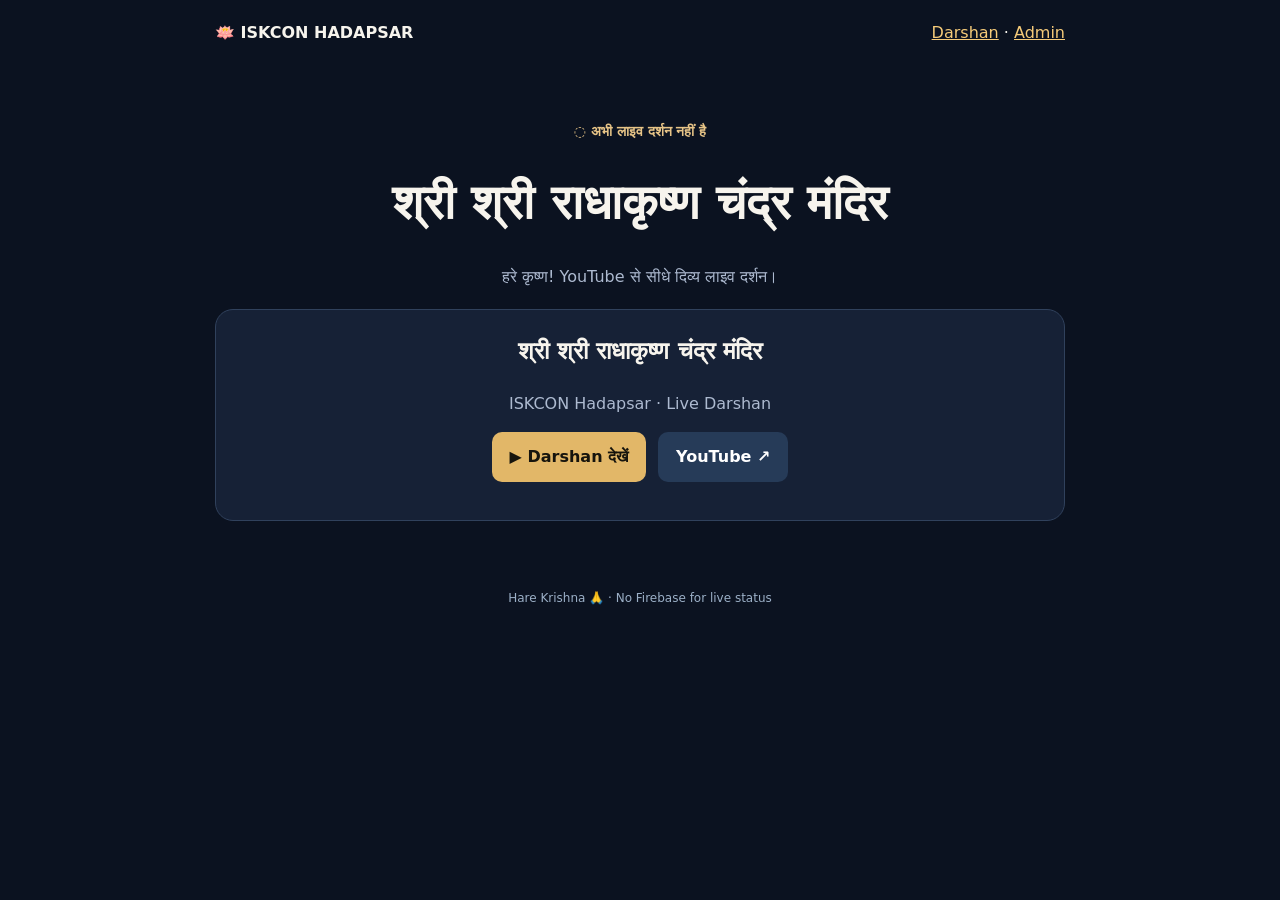
<file: index.html>
<!doctype html><html lang="hi"><head><meta charset="utf-8"><meta name="viewport" content="width=device-width,initial-scale=1"><title>ISKCON Hadapsar Live Darshan</title><link rel="stylesheet" href="./styles.css"></head><body><div class="wrap"><header><strong>🪷 ISKCON HADAPSAR</strong><nav><a href="./darshan.html">Darshan</a> · <a href="./admin.html">Admin</a></nav></header><main class="center" style="padding-top:60px"><p class="status" id="status">Checking Live Status…</p><h1>श्री श्री राधाकृष्ण चंद्र मंदिर</h1><p class="muted">हरे कृष्ण! YouTube से सीधे दिव्य लाइव दर्शन।</p><div class="card"><h2 id="title">Live Darshan</h2><p id="subtitle" class="muted">Video YouTube से चलेगा।</p><div class="row" style="justify-content:center"><a class="btn" href="./darshan.html">▶ Darshan देखें</a><a class="btn secondary hidden" id="ytLink" target="_blank" rel="noopener noreferrer">YouTube ↗</a></div></div></main></div><footer>Hare Krishna 🙏 · No Firebase for live status</footer><script src="./viewer.js" defer></script></body></html>
</file>
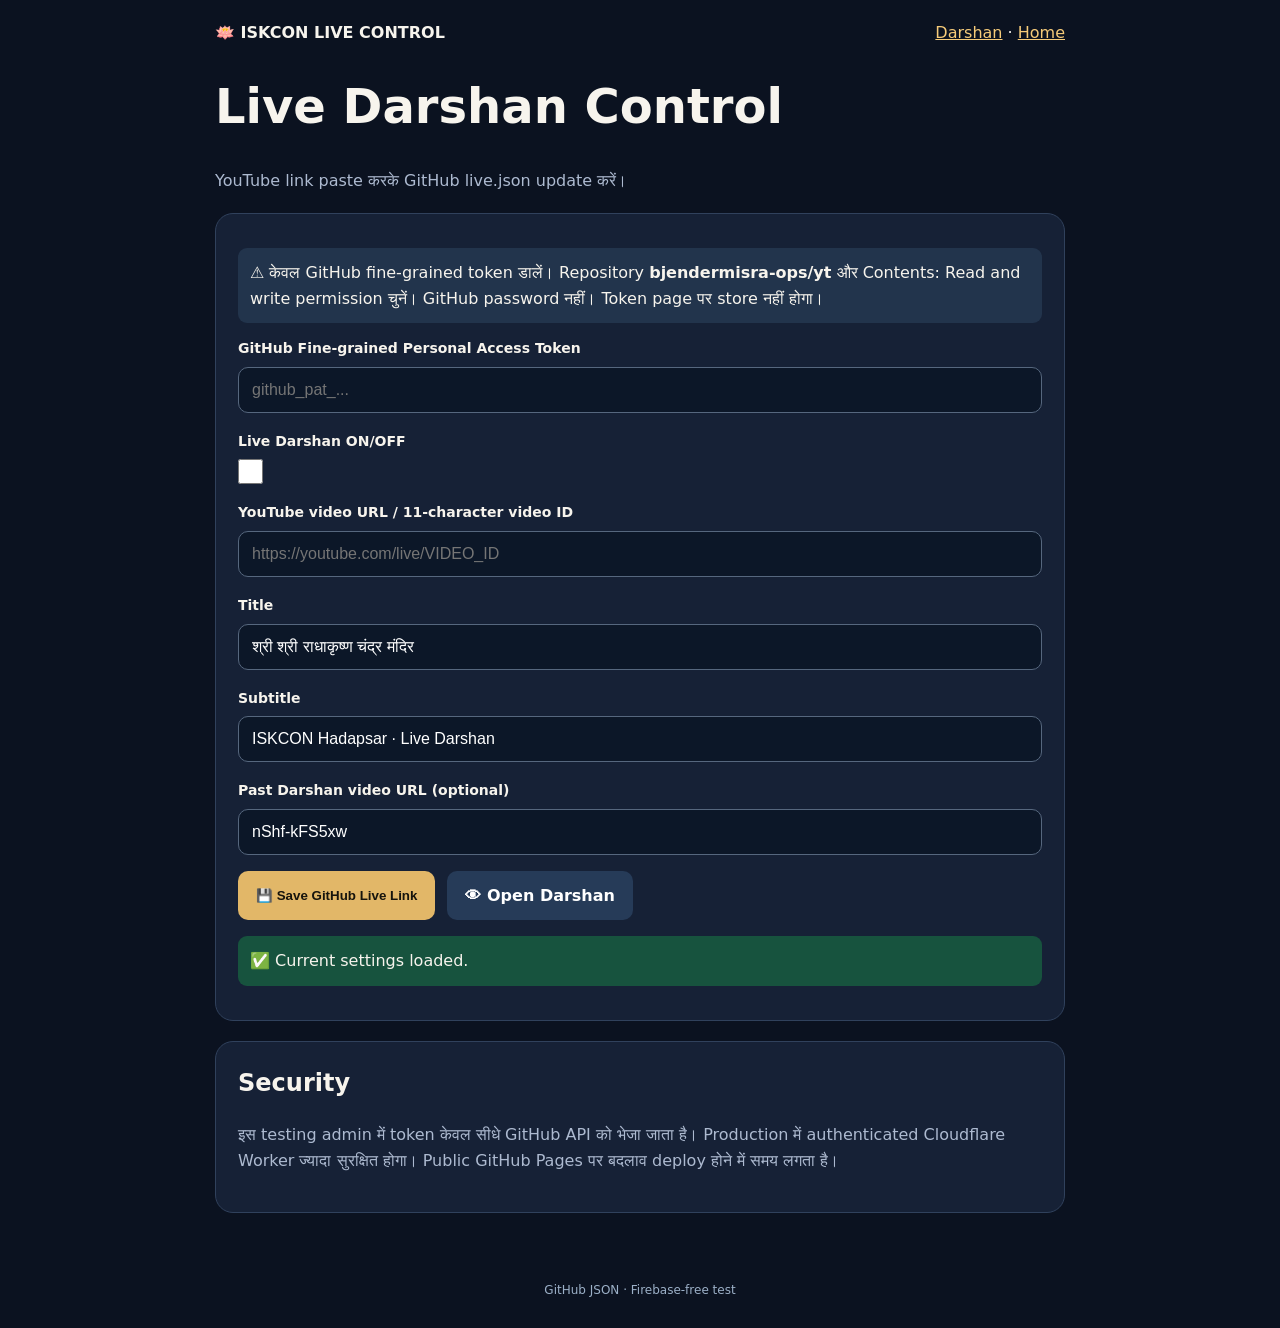
<file: admin.html>
<!doctype html><html lang="hi"><head><meta charset="utf-8"><meta name="viewport" content="width=device-width,initial-scale=1"><meta name="robots" content="noindex,nofollow"><title>ISKCON Live Admin</title><link rel="stylesheet" href="./styles.css"></head><body><div class="wrap"><header><strong>🪷 ISKCON LIVE CONTROL</strong><nav><a href="./darshan.html">Darshan</a> · <a href="./index.html">Home</a></nav></header><main><h1>Live Darshan Control</h1><p class="muted">YouTube link paste करके GitHub live.json update करें।</p><div class="card"><p class="notice">⚠️ केवल GitHub fine-grained token डालें। Repository <b>bjendermisra-ops/yt</b> और Contents: Read and write permission चुनें। GitHub password नहीं। Token page पर store नहीं होगा।</p><form id="form"><label for="token">GitHub Fine-grained Personal Access Token</label><input type="password" id="token" required autocomplete="off" placeholder="github_pat_..."><label for="on">Live Darshan ON/OFF</label><input id="on" type="checkbox"><label for="link">YouTube video URL / 11-character video ID</label><input id="link" placeholder="https://youtube.com/live/VIDEO_ID" autocomplete="off"><label for="title">Title</label><input id="title" required maxlength="120" value="श्री श्री राधाकृष्ण चंद्र मंदिर"><label for="subtitle">Subtitle</label><input id="subtitle" maxlength="160" value="ISKCON Hadapsar · Live Darshan"><label for="fallback">Past Darshan video URL (optional)</label><input id="fallback" placeholder="https://youtu.be/VIDEO_ID"><div class="row"><button type="submit" id="save">💾 Save GitHub Live Link</button><a class="btn secondary" href="./darshan.html" target="_blank" rel="noopener noreferrer">👁 Open Darshan</a></div></form><div id="notice" class="notice" role="status">Loading current live settings…</div></div><div class="card"><h2>Security</h2><p class="muted">इस testing admin में token केवल सीधे GitHub API को भेजा जाता है। Production में authenticated Cloudflare Worker ज्यादा सुरक्षित होगा। Public GitHub Pages पर बदलाव deploy होने में समय लगता है।</p></div></main></div><footer>GitHub JSON · Firebase-free test</footer><script src="./admin.js" defer></script></body></html>
</file>
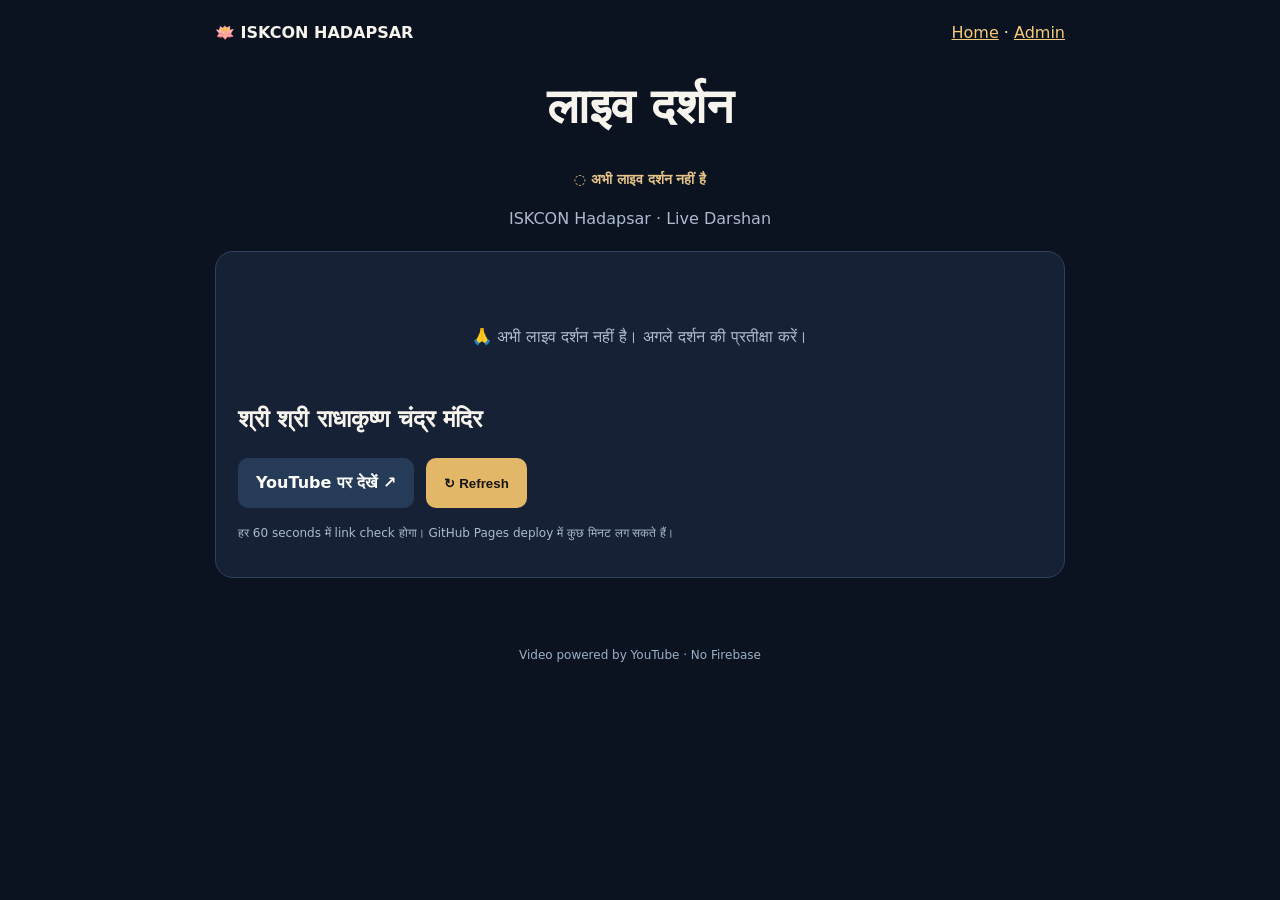
<file: darshan.html>
<!doctype html><html lang="hi"><head><meta charset="utf-8"><meta name="viewport" content="width=device-width,initial-scale=1"><title>Live Darshan - ISKCON Hadapsar</title><link rel="stylesheet" href="./styles.css"></head><body><div class="wrap"><header><strong>🪷 ISKCON HADAPSAR</strong><nav><a href="./index.html">Home</a> · <a href="./admin.html">Admin</a></nav></header><main><div class="center"><h1>लाइव दर्शन</h1><p class="status" id="status">Checking…</p><p id="subtitle" class="muted"></p></div><div class="card"><iframe id="player" class="video hidden" title="YouTube Live Darshan" allow="autoplay; encrypted-media; picture-in-picture; fullscreen" allowfullscreen referrerpolicy="strict-origin-when-cross-origin"></iframe><div id="offline" class="muted">🙏<br>लाइव दर्शन की स्थिति जांच रहे हैं…</div><h2 id="title">ISKCON Hadapsar</h2><div class="row"><a id="ytLink" class="btn secondary hidden" target="_blank" rel="noopener noreferrer">YouTube पर देखें ↗</a><button id="refresh" type="button">↻ Refresh</button></div><p class="hint">हर 60 seconds में link check होगा। GitHub Pages deploy में कुछ मिनट लग सकते हैं।</p><div id="notice" class="notice hidden" role="status"></div></div></main></div><footer>Video powered by YouTube · No Firebase</footer><script src="./viewer.js" defer></script></body></html>
</file>
<file: styles.css>
.wrap{max-width:850px;margin:auto;padding:20px}body{background:#0b1220;color:#f7f4ed;font-family:system-ui,sans-serif;margin:0;line-height:1.6}header{display:flex;align-items:center;justify-content:space-between;flex-wrap:wrap;gap:15px}a{color:#f6cb79}h1{font-size:clamp(30px,6vw,48px);line-height:1.2}h2{margin-top:0}.muted,small{color:#adbad0}.card{background:#162136;border:1px solid #30415c;border-radius:18px;padding:22px;margin:20px 0}.btn,button{background:#e2b768;color:#16140d;padding:12px 18px;border:0;border-radius:10px;display:inline-block;text-decoration:none;font-weight:700;cursor:pointer}.btn.secondary{background:#263b58;color:#fff}.row{display:flex;gap:12px;flex-wrap:wrap;margin:16px 0}input{box-sizing:border-box;display:block;width:100%;border:1px solid #56677e;border-radius:10px;padding:13px;margin:6px 0 15px;background:#0c1728;color:#fff;font-size:16px}label{font-size:14px;font-weight:700}input[type=checkbox]{width:25px;height:25px}button:disabled{opacity:.5}.video{width:100%;aspect-ratio:16/9;border-radius:13px;border:0;background:#000}.hidden{display:none}.notice{padding:12px;background:#22344c;border-radius:9px;margin:12px 0;overflow-wrap:anywhere}.bad{background:#522b38}.good{background:#17533e}.status{font-size:14px;font-weight:700;color:#e7c487}footer{font-size:12px;color:#9cb0c7;text-align:center;padding:28px}#offline{text-align:center;padding:50px 12px}.hint{font-size:12px;color:#a9bacb}.center{text-align:center}
</file>
